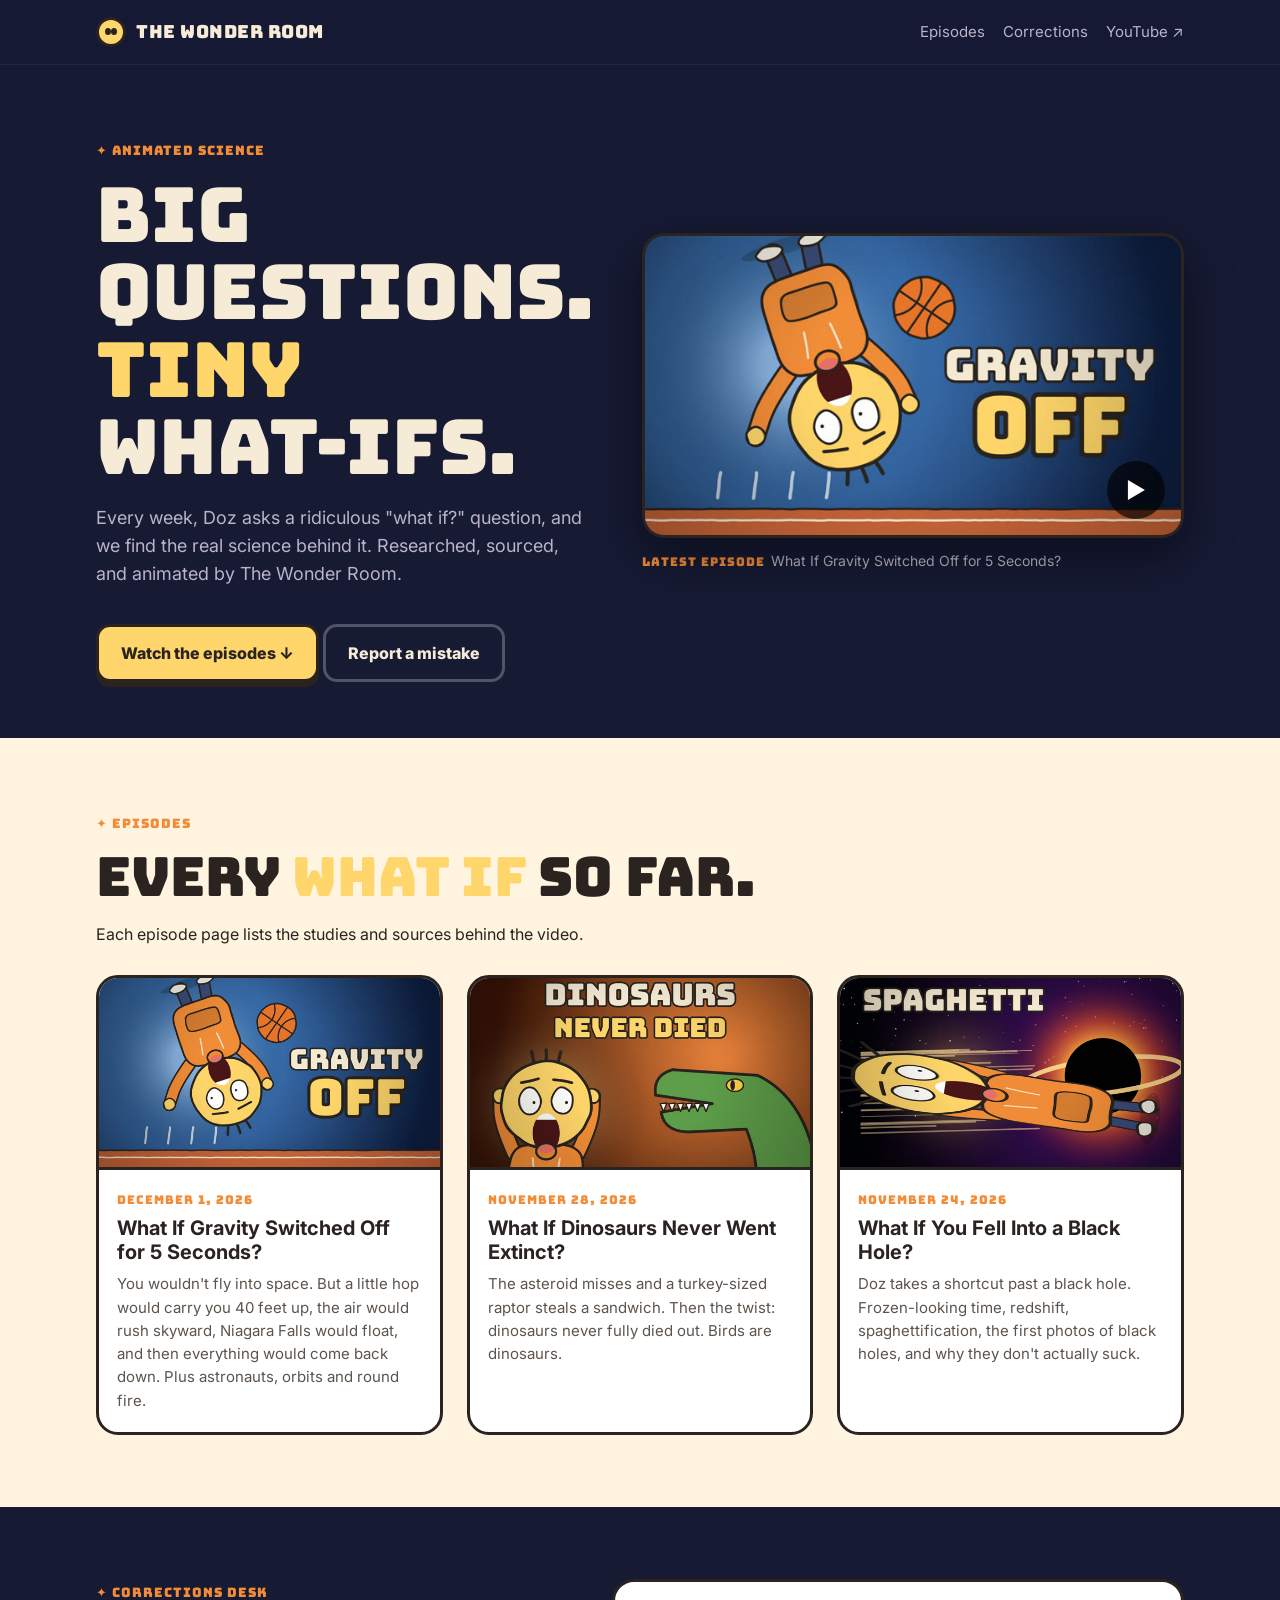
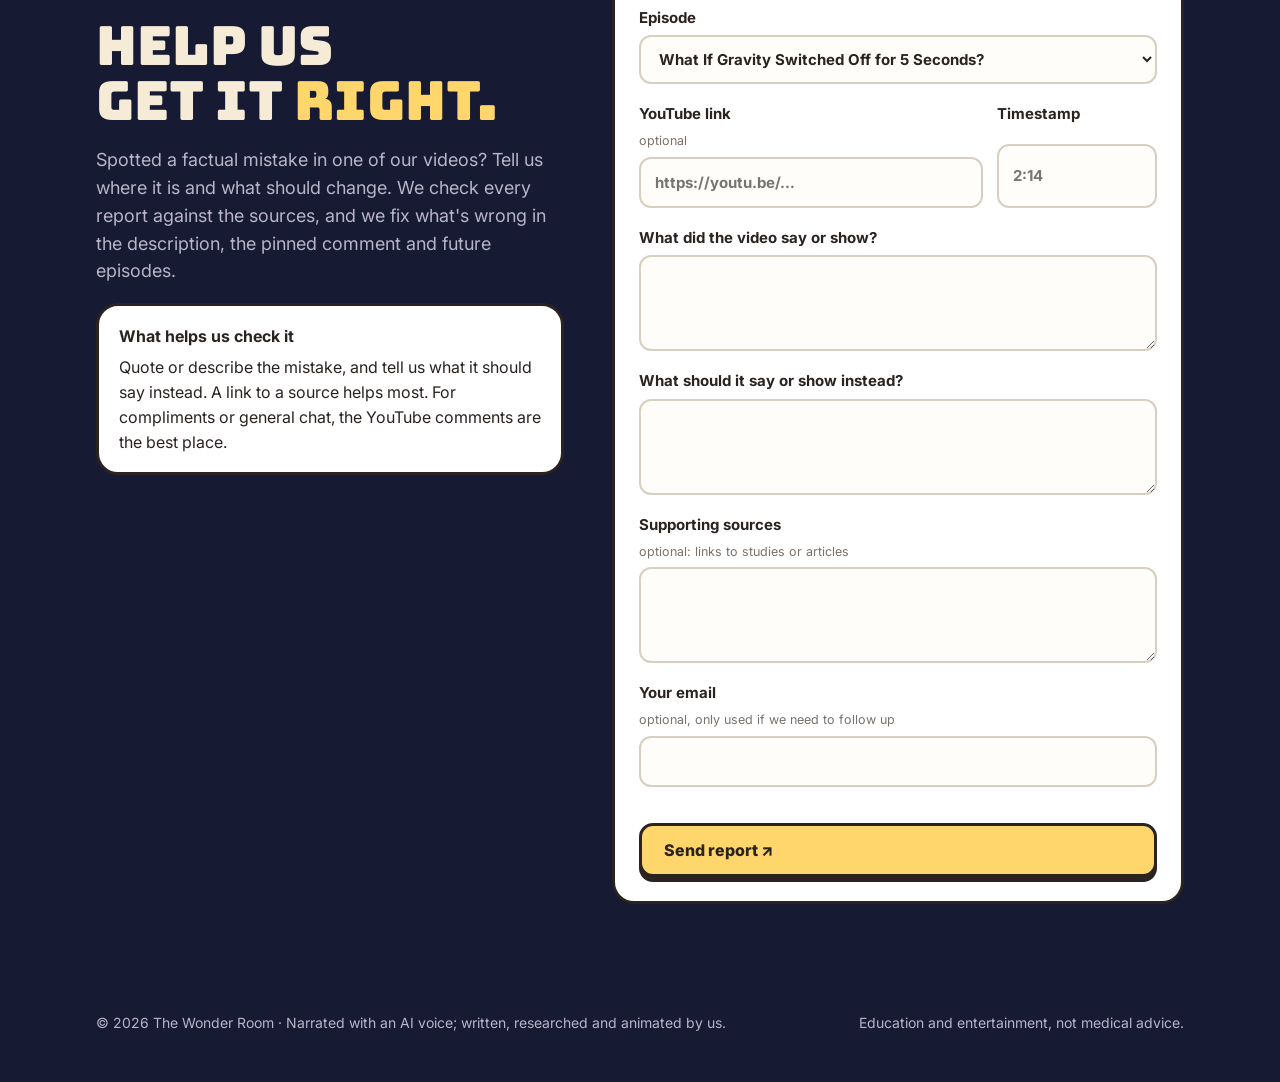
<file: index.html>
<!doctype html>
<html lang="en">
<head>
<meta charset="utf-8">
<meta name="viewport" content="width=device-width, initial-scale=1">
<title>The Wonder Room · Animated "What if?" science</title>
<meta name="description" content="The Wonder Room turns big &quot;what if?&quot; questions into short animated science stories, researched and sourced.">
<link rel="preconnect" href="https://fonts.googleapis.com">
<link rel="preconnect" href="https://fonts.gstatic.com" crossorigin>
<link href="https://fonts.googleapis.com/css2?family=Bungee&family=Inter:wght@400;700;800&display=swap" rel="stylesheet">
<link rel="stylesheet" href="style.css">
</head>
<body>
<header>
  <div class="wrap">
    <a class="logo" href="/"><span class="dot"></span>The Wonder Room</a>
    <nav>
      <a href="#episodes">Episodes</a>
      <a href="#corrections">Corrections</a>
      <a id="yt-link" href="#" target="_blank" rel="noopener">YouTube ↗</a>
    </nav>
  </div>
</header>

<main>
  <section class="hero">
    <div class="wrap">
      <div>
        <span class="kicker">✦ ANIMATED SCIENCE</span>
        <h1>Big questions.<br><em>Tiny</em> what&#8209;ifs.</h1>
        <p class="lede">Every week, Doz asks a ridiculous "what if?" question, and we find the real science behind it. Researched, sourced, and animated by The Wonder Room.</p>
        <a class="btn" href="#episodes">Watch the episodes ↓</a>
        <a class="btn ghost" href="#corrections">Report a mistake</a>
      </div>
      <div>
        <a class="feature" id="feature-link" href="#">
          <img id="feature-img" src="img/coming-soon.jpg" alt="">
          <span class="play">▶</span>
        </a>
        <p class="caption"><b>LATEST EPISODE</b><span id="feature-title"></span></p>
      </div>
    </div>
  </section>

  <section class="light" id="episodes">
    <div class="wrap">
      <span class="kicker">✦ EPISODES</span>
      <h2>Every <em>what if</em> so far.</h2>
      <p>Each episode page lists the studies and sources behind the video.</p>
      <div class="grid" id="episode-grid"></div>
    </div>
  </section>

  <section class="dark" id="corrections">
    <div class="wrap desk">
      <div>
        <span class="kicker">✦ CORRECTIONS DESK</span>
        <h2>Help us<br>get it <em>right.</em></h2>
        <p class="lede">Spotted a factual mistake in one of our videos? Tell us where it is and what should change. We check every report against the sources, and we fix what's wrong in the description, the pinned comment and future episodes.</p>
        <div class="note" style="color: var(--ink)">
          <h4>What helps us check it</h4>
          Quote or describe the mistake, and tell us what it should say instead. A link to a source helps most. For compliments or general chat, the YouTube comments are the best place.
        </div>
      </div>

      <form name="corrections" method="POST" action="/thanks.html" data-netlify="true" netlify-honeypot="bot-field">
        <input type="hidden" name="form-name" value="corrections">
        <p class="hidden"><label>Don't fill this in: <input name="bot-field"></label></p>
        <label>Episode
          <select name="episode" id="episode-select" required></select>
        </label>
        <div class="row">
          <label>YouTube link <small>optional</small>
            <input type="url" name="video_url" placeholder="https://youtu.be/…">
          </label>
          <label>Timestamp
            <input type="text" name="timestamp" placeholder="2:14" required>
          </label>
        </div>
        <label>What did the video say or show?
          <textarea name="said" required></textarea>
        </label>
        <label>What should it say or show instead?
          <textarea name="should_say" required></textarea>
        </label>
        <label>Supporting sources <small>optional: links to studies or articles</small>
          <textarea name="sources"></textarea>
        </label>
        <label>Your email <small>optional, only used if we need to follow up</small>
          <input type="email" name="email">
        </label>
        <button class="btn" type="submit">Send report ↗</button>
      </form>
    </div>
  </section>
</main>

<footer>
  <div class="wrap">
    <span>© <span id="year"></span> The Wonder Room · Narrated with an AI voice; written, researched and animated by us.</span>
    <span>Education and entertainment, not medical advice.</span>
  </div>
</footer>

<script src="episodes.js"></script>
<script>
  const CHANNEL = 'https://www.youtube.com/@WonderRoomScience'; // the YouTube channel
  document.getElementById('yt-link').href = CHANNEL;
  document.getElementById('year').textContent = new Date().getFullYear();
  // episodes that are out, newest first
  const eps = window.EPISODES.filter(window.isLive).sort((a, b) => b.released.localeCompare(a.released));
  const fmtDate = (d) => new Date(d + 'T20:00:00Z').toLocaleDateString('en-US', { month: 'long', day: 'numeric', year: 'numeric', timeZone: 'America/New_York' });
  // hero: the latest episode
  if (eps.length) {
    const latest = eps[0];
    document.getElementById('feature-img').src = latest.image;
    document.getElementById('feature-img').alt = latest.title;
    document.getElementById('feature-link').href = 'https://www.youtube.com/watch?v=' + latest.youtube;
    document.getElementById('feature-title').textContent = latest.title;
  } else {
    document.getElementById('feature-img').src = 'img/coming-soon.jpg';
    document.getElementById('feature-img').alt = 'The Wonder Room';
    document.getElementById('feature-link').href = CHANNEL;
    document.querySelector('.feature .play').textContent = '🔔';
    document.querySelector('.hero .caption').innerHTML = '<b>COMING SOON</b> The first episode is almost here. Subscribe on YouTube so you don\'t miss it.';
  }
  // the grid
  const grid = document.getElementById('episode-grid');
  for (const e of eps) {
    const a = document.createElement('a');
    a.className = 'card'; a.href = 'episodes/' + e.slug + '.html';
    a.innerHTML = '<img loading="lazy" alt=""><div class="body"><span class="num"></span><h3></h3><p></p></div>';
    a.querySelector('img').src = e.image;
    a.querySelector('.num').textContent = fmtDate(e.released).toUpperCase();
    a.querySelector('h3').textContent = e.title;
    a.querySelector('p').textContent = e.blurb;
    grid.appendChild(a);
  }
  if (!eps.length) {
    const soon = document.createElement('div');
    soon.className = 'soon'; soon.textContent = 'Episodes appear here as they come out.';
    grid.appendChild(soon);
  }
  // the form's episode list (pre-selects ?ep=slug)
  const sel = document.getElementById('episode-select');
  const want = new URLSearchParams(location.search).get('ep');
  for (const e of eps) { const o = new Option(e.title, e.title); if (e.slug === want) o.selected = true; sel.add(o); }
  sel.add(new Option('Other / not sure', 'other'));
</script>
</body>
</html>
</file>
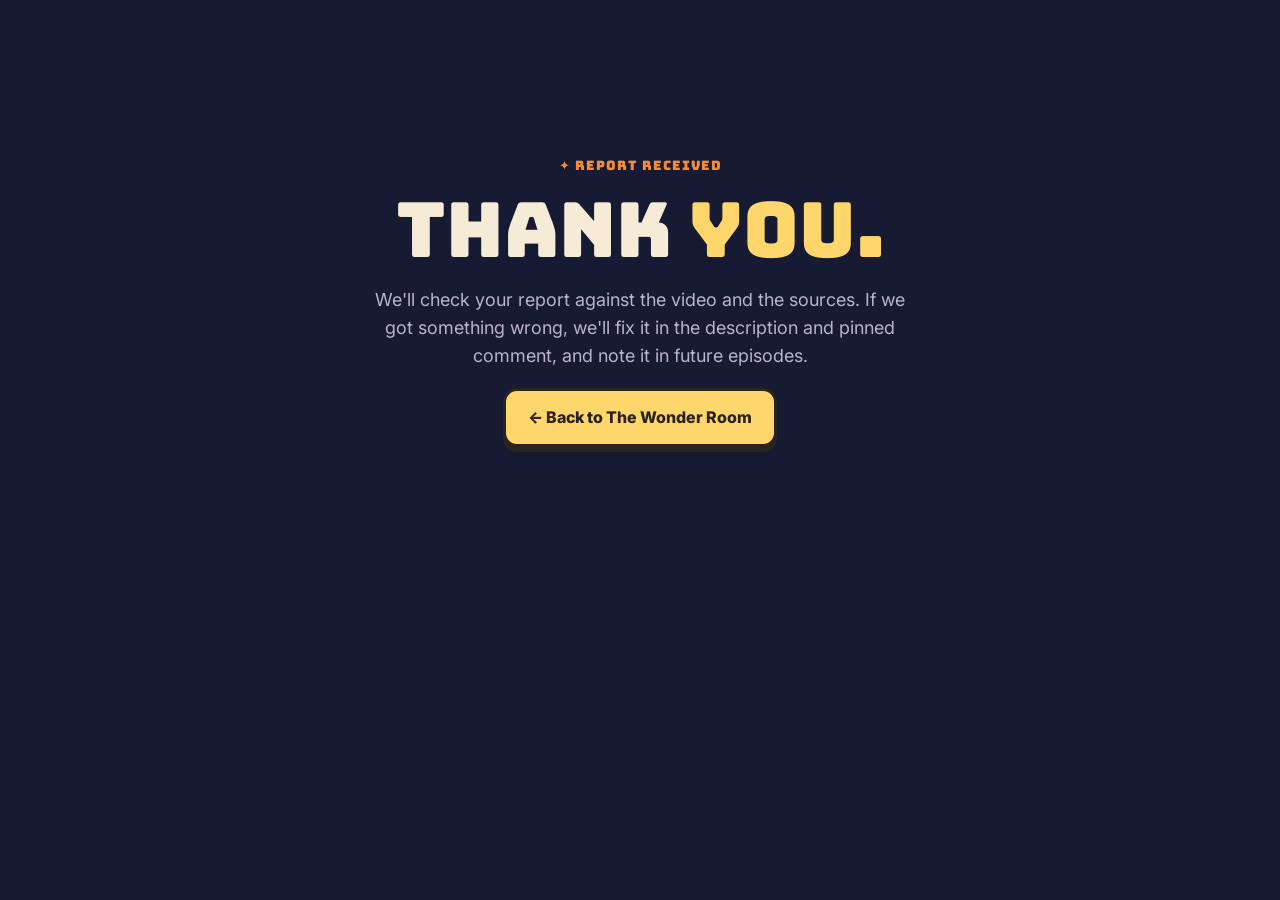
<file: thanks.html>
<!doctype html>
<html lang="en">
<head>
<meta charset="utf-8">
<meta name="viewport" content="width=device-width, initial-scale=1">
<title>Thanks · The Wonder Room</title>
<link href="https://fonts.googleapis.com/css2?family=Bungee&family=Inter:wght@400;700;800&display=swap" rel="stylesheet">
<link rel="stylesheet" href="style.css">
</head>
<body>
<main class="hero">
  <div class="wrap" style="display:block; text-align:center; padding: 80px 16px;">
    <span class="kicker">✦ REPORT RECEIVED</span>
    <h1>Thank <em>you.</em></h1>
    <p class="lede" style="margin: 0 auto;">We'll check your report against the video and the sources. If we got something wrong, we'll fix it in the description and pinned comment, and note it in future episodes.</p>
    <a class="btn" href="index.html">← Back to The Wonder Room</a>
  </div>
</main>
</body>
</html>
</file>
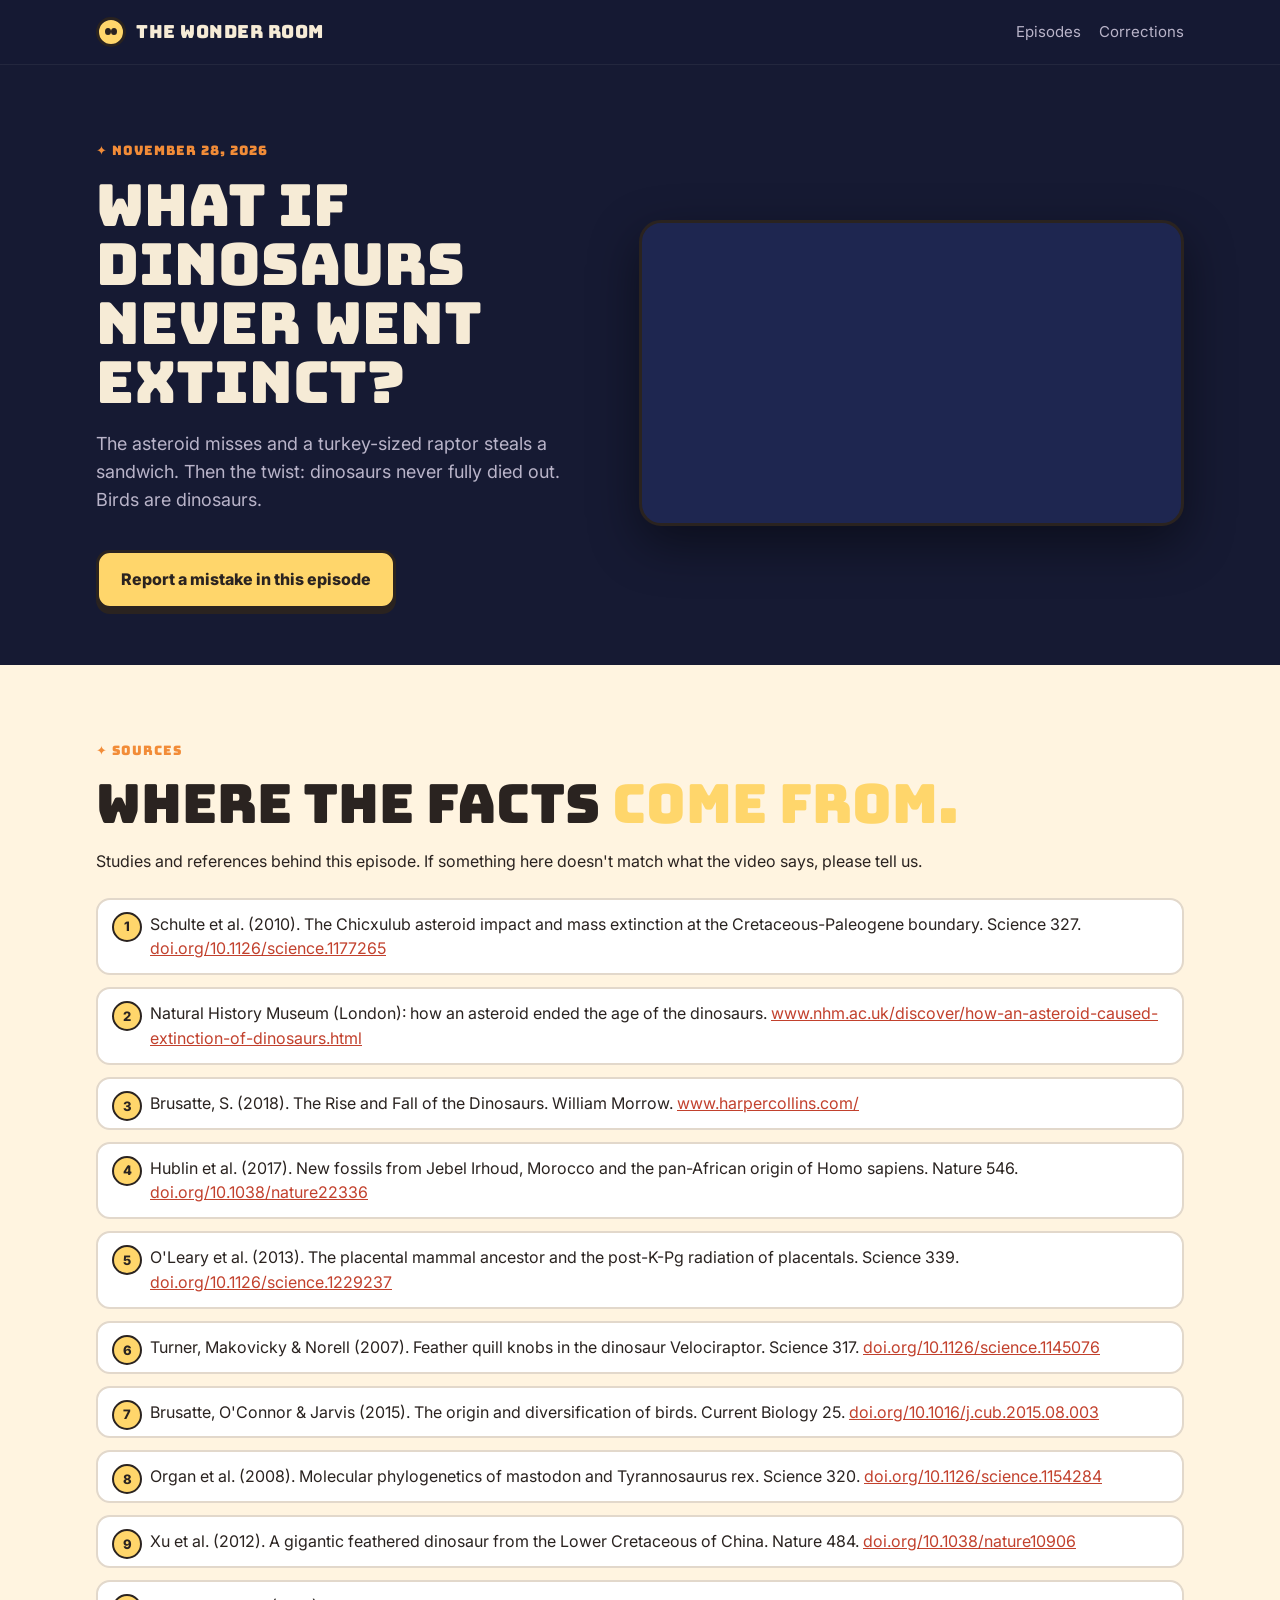
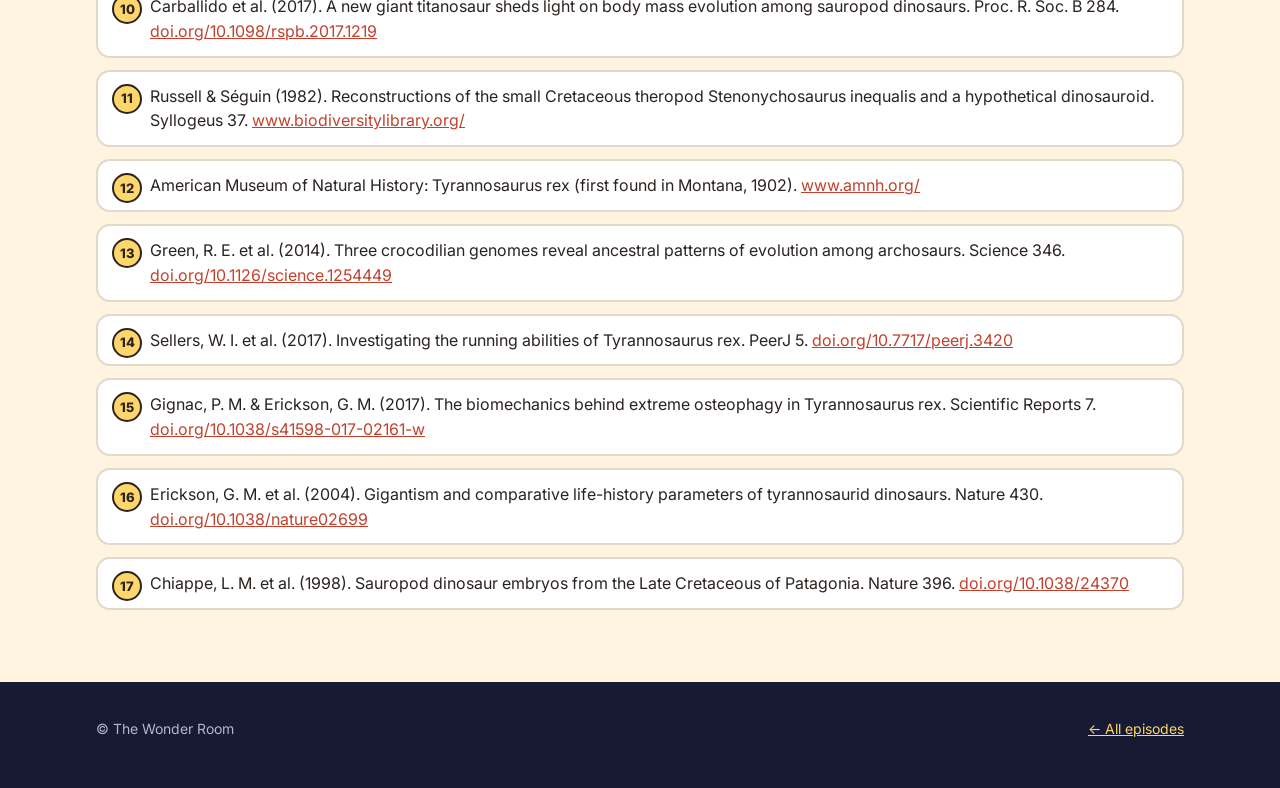
<file: episodes/dinosaurs-never-extinct.html>
<!doctype html>
<html lang="en">
<head>
<meta charset="utf-8">
<meta name="viewport" content="width=device-width, initial-scale=1">
<title>Episode · The Wonder Room</title>
<link rel="preconnect" href="https://fonts.googleapis.com">
<link rel="preconnect" href="https://fonts.gstatic.com" crossorigin>
<link href="https://fonts.googleapis.com/css2?family=Bungee&family=Inter:wght@400;700;800&display=swap" rel="stylesheet">
<link rel="stylesheet" href="../style.css">
</head>
<body data-slug="dinosaurs-never-extinct">
<header>
  <div class="wrap">
    <a class="logo" href="../index.html"><span class="dot"></span>The Wonder Room</a>
    <nav>
      <a href="../index.html#episodes">Episodes</a>
      <a href="../index.html#corrections">Corrections</a>
    </nav>
  </div>
</header>
<main>
  <section class="hero">
    <div class="wrap">
      <div>
        <span class="kicker" id="num"></span>
        <h1 id="title" style="font-size: clamp(34px, 5vw, 58px)"></h1>
        <p class="lede" id="blurb"></p>
        <a class="btn" id="report" href="#">Report a mistake in this episode</a>
      </div>
      <div class="feature" id="player"></div>
    </div>
  </section>
  <section class="light">
    <div class="wrap">
      <span class="kicker">✦ SOURCES</span>
      <h2>Where the facts <em>come from.</em></h2>
      <p>Studies and references behind this episode. If something here doesn't match what the video says, please tell us.</p>
      <ol class="sources" id="sources"></ol>
    </div>
  </section>
</main>
<footer><div class="wrap"><span>© The Wonder Room</span><a href="../index.html">← All episodes</a></div></footer>
<script src="../episodes.js"></script>
<script src="../episode.js"></script>
</body>
</html>
</file>
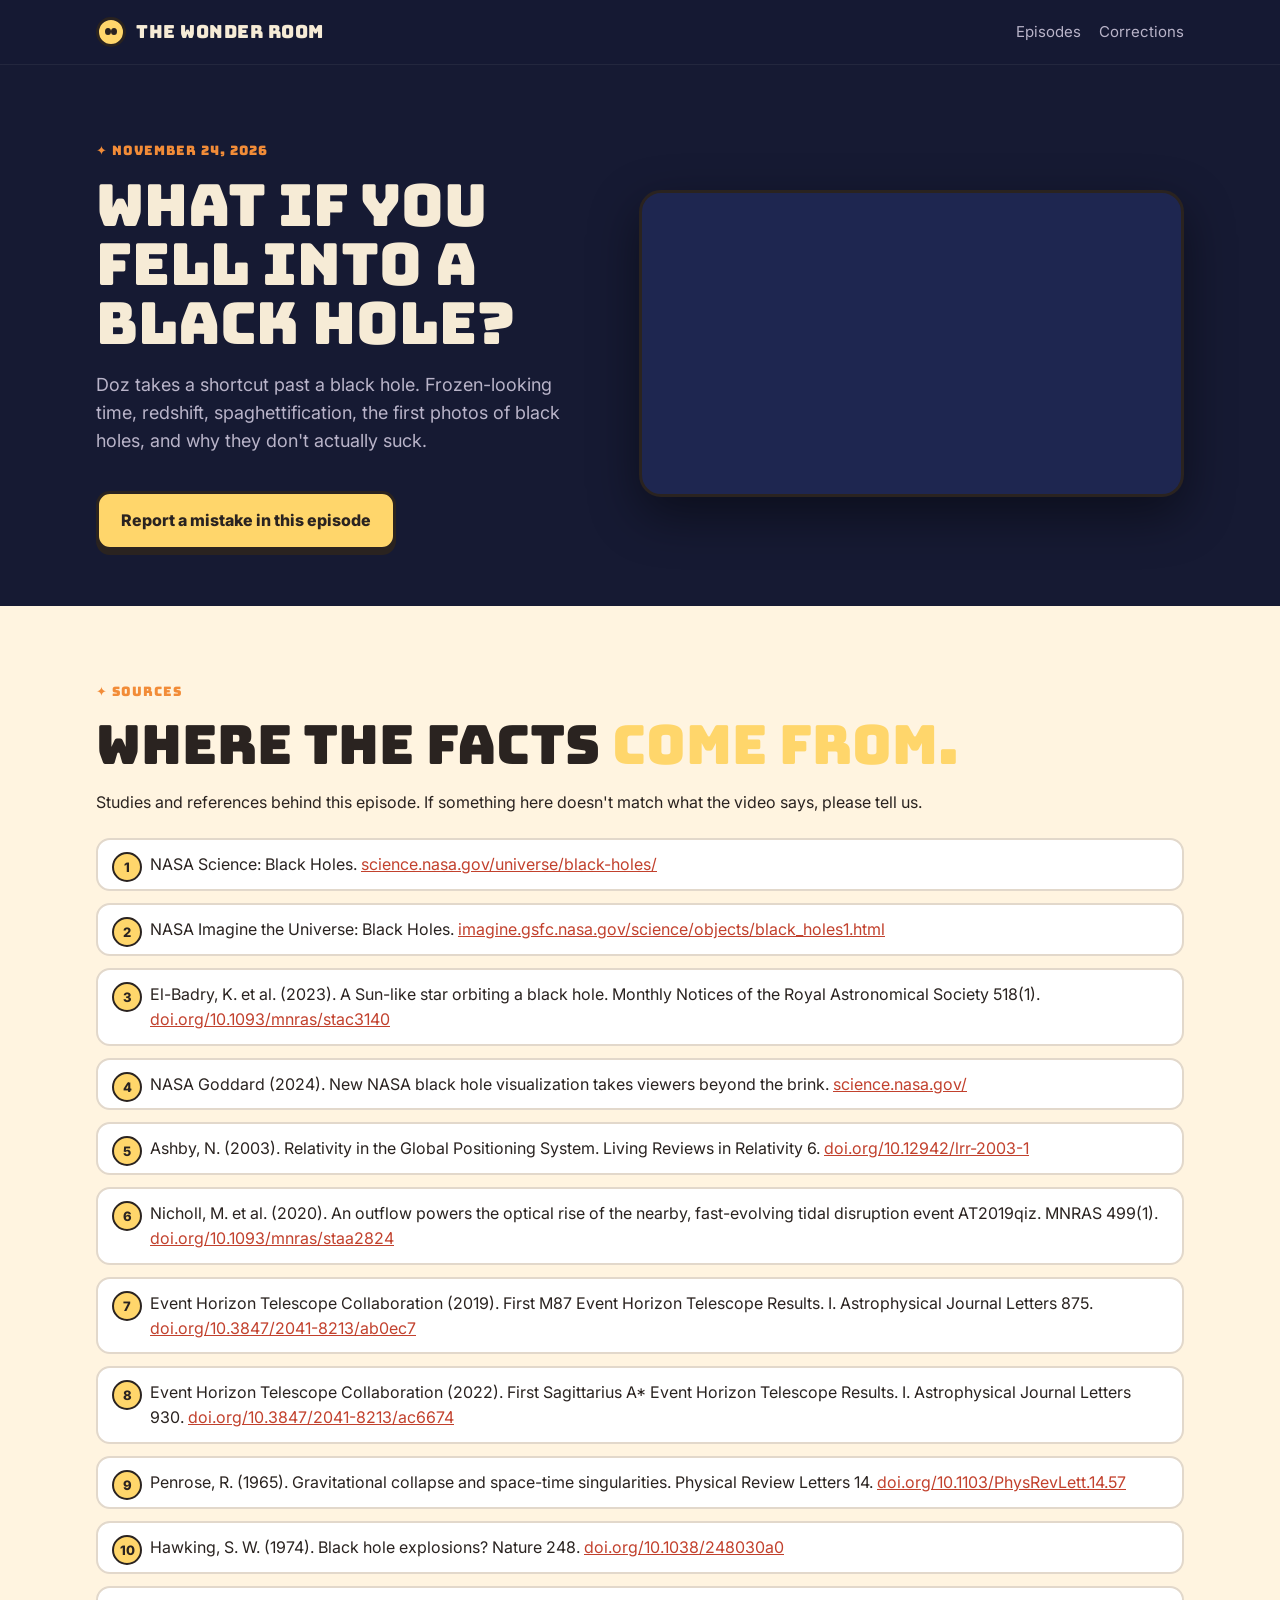
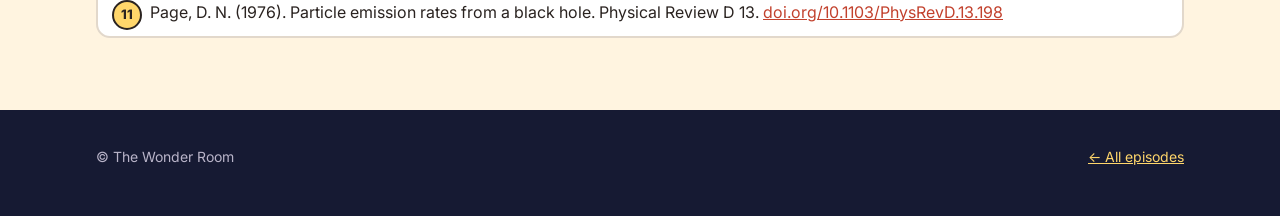
<file: episodes/fell-into-black-hole.html>
<!doctype html>
<html lang="en">
<head>
<meta charset="utf-8">
<meta name="viewport" content="width=device-width, initial-scale=1">
<title>Episode · The Wonder Room</title>
<link rel="preconnect" href="https://fonts.googleapis.com">
<link rel="preconnect" href="https://fonts.gstatic.com" crossorigin>
<link href="https://fonts.googleapis.com/css2?family=Bungee&family=Inter:wght@400;700;800&display=swap" rel="stylesheet">
<link rel="stylesheet" href="../style.css">
</head>
<body data-slug="fell-into-black-hole">
<header>
  <div class="wrap">
    <a class="logo" href="../index.html"><span class="dot"></span>The Wonder Room</a>
    <nav>
      <a href="../index.html#episodes">Episodes</a>
      <a href="../index.html#corrections">Corrections</a>
    </nav>
  </div>
</header>
<main>
  <section class="hero">
    <div class="wrap">
      <div>
        <span class="kicker" id="num"></span>
        <h1 id="title" style="font-size: clamp(34px, 5vw, 58px)"></h1>
        <p class="lede" id="blurb"></p>
        <a class="btn" id="report" href="#">Report a mistake in this episode</a>
      </div>
      <div class="feature" id="player"></div>
    </div>
  </section>
  <section class="light">
    <div class="wrap">
      <span class="kicker">✦ SOURCES</span>
      <h2>Where the facts <em>come from.</em></h2>
      <p>Studies and references behind this episode. If something here doesn't match what the video says, please tell us.</p>
      <ol class="sources" id="sources"></ol>
    </div>
  </section>
</main>
<footer><div class="wrap"><span>© The Wonder Room</span><a href="../index.html">← All episodes</a></div></footer>
<script src="../episodes.js"></script>
<script src="../episode.js"></script>
</body>
</html>
</file>
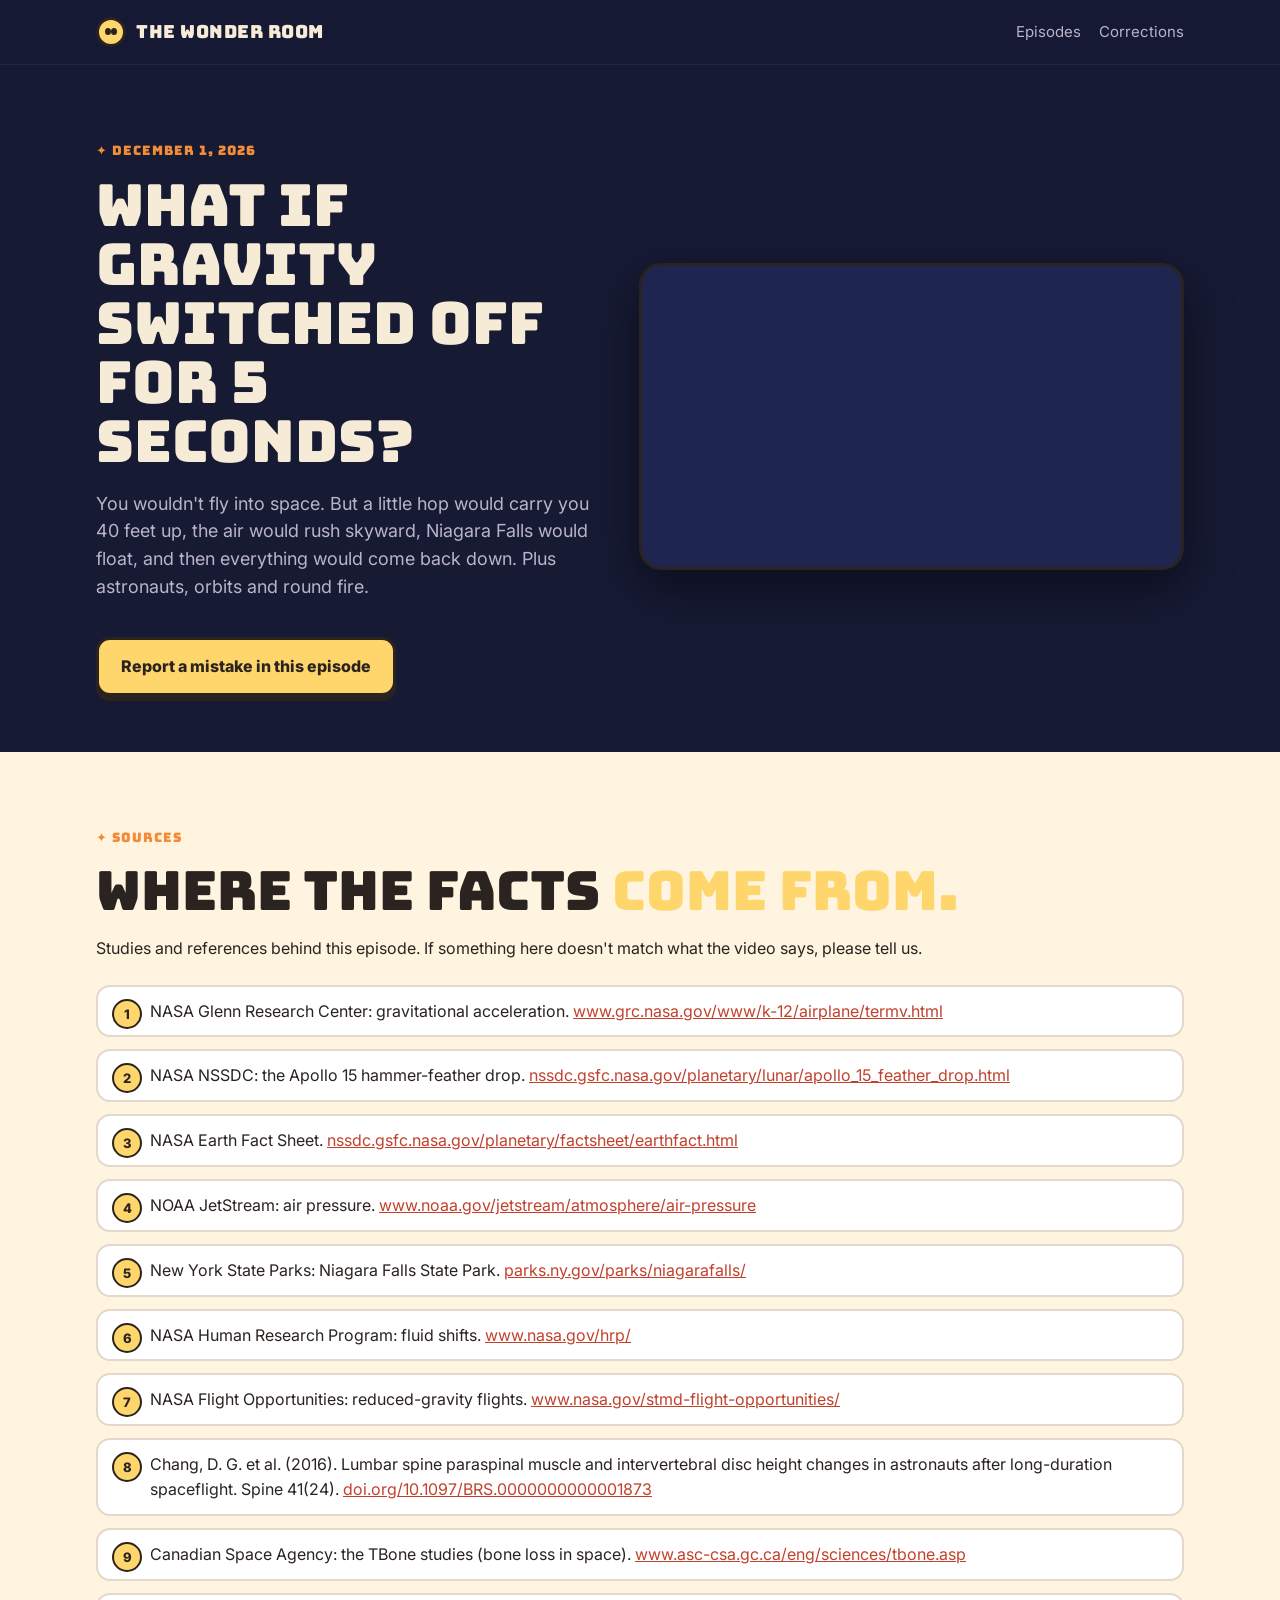
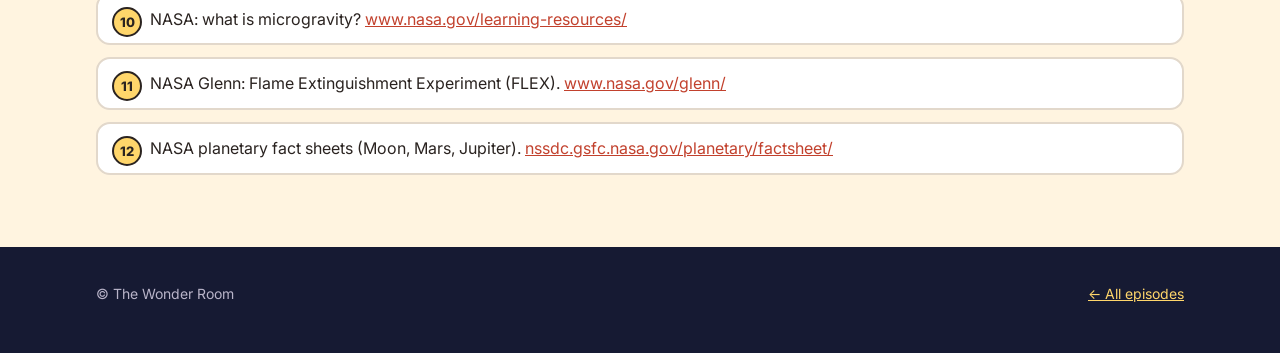
<file: episodes/gravity-switched-off.html>
<!doctype html>
<html lang="en">
<head>
<meta charset="utf-8">
<meta name="viewport" content="width=device-width, initial-scale=1">
<title>Episode · The Wonder Room</title>
<link rel="preconnect" href="https://fonts.googleapis.com">
<link rel="preconnect" href="https://fonts.gstatic.com" crossorigin>
<link href="https://fonts.googleapis.com/css2?family=Bungee&family=Inter:wght@400;700;800&display=swap" rel="stylesheet">
<link rel="stylesheet" href="../style.css">
</head>
<body data-slug="gravity-switched-off">
<header>
  <div class="wrap">
    <a class="logo" href="../index.html"><span class="dot"></span>The Wonder Room</a>
    <nav>
      <a href="../index.html#episodes">Episodes</a>
      <a href="../index.html#corrections">Corrections</a>
    </nav>
  </div>
</header>
<main>
  <section class="hero">
    <div class="wrap">
      <div>
        <span class="kicker" id="num"></span>
        <h1 id="title" style="font-size: clamp(34px, 5vw, 58px)"></h1>
        <p class="lede" id="blurb"></p>
        <a class="btn" id="report" href="#">Report a mistake in this episode</a>
      </div>
      <div class="feature" id="player"></div>
    </div>
  </section>
  <section class="light">
    <div class="wrap">
      <span class="kicker">✦ SOURCES</span>
      <h2>Where the facts <em>come from.</em></h2>
      <p>Studies and references behind this episode. If something here doesn't match what the video says, please tell us.</p>
      <ol class="sources" id="sources"></ol>
    </div>
  </section>
</main>
<footer><div class="wrap"><span>© The Wonder Room</span><a href="../index.html">← All episodes</a></div></footer>
<script src="../episodes.js"></script>
<script src="../episode.js"></script>
</body>
</html>
</file>
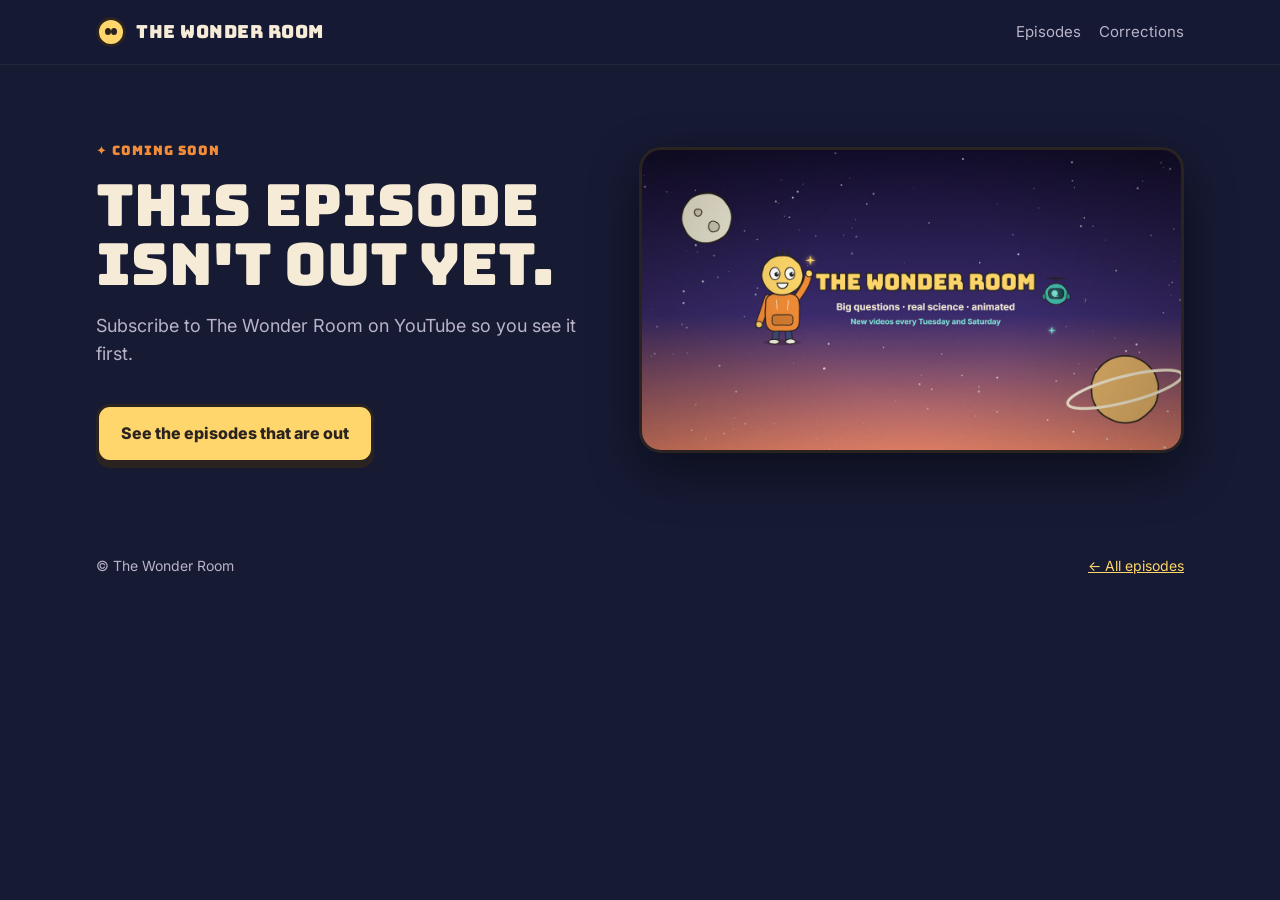
<file: episodes/moon-disappeared.html>
<!doctype html>
<html lang="en">
<head>
<meta charset="utf-8">
<meta name="viewport" content="width=device-width, initial-scale=1">
<title>Episode · The Wonder Room</title>
<link rel="preconnect" href="https://fonts.googleapis.com">
<link rel="preconnect" href="https://fonts.gstatic.com" crossorigin>
<link href="https://fonts.googleapis.com/css2?family=Bungee&family=Inter:wght@400;700;800&display=swap" rel="stylesheet">
<link rel="stylesheet" href="../style.css">
</head>
<body data-slug="moon-disappeared">
<header>
  <div class="wrap">
    <a class="logo" href="../index.html"><span class="dot"></span>The Wonder Room</a>
    <nav>
      <a href="../index.html#episodes">Episodes</a>
      <a href="../index.html#corrections">Corrections</a>
    </nav>
  </div>
</header>
<main>
  <section class="hero">
    <div class="wrap">
      <div>
        <span class="kicker" id="num"></span>
        <h1 id="title" style="font-size: clamp(34px, 5vw, 58px)"></h1>
        <p class="lede" id="blurb"></p>
        <a class="btn" id="report" href="#">Report a mistake in this episode</a>
      </div>
      <div class="feature" id="player"></div>
    </div>
  </section>
  <section class="light">
    <div class="wrap">
      <span class="kicker">✦ SOURCES</span>
      <h2>Where the facts <em>come from.</em></h2>
      <p>Studies and references behind this episode. If something here doesn't match what the video says, please tell us.</p>
      <ol class="sources" id="sources"></ol>
    </div>
  </section>
</main>
<footer><div class="wrap"><span>© The Wonder Room</span><a href="../index.html">← All episodes</a></div></footer>
<script src="../episodes.js"></script>
<script src="../episode.js"></script>
</body>
</html>
</file>
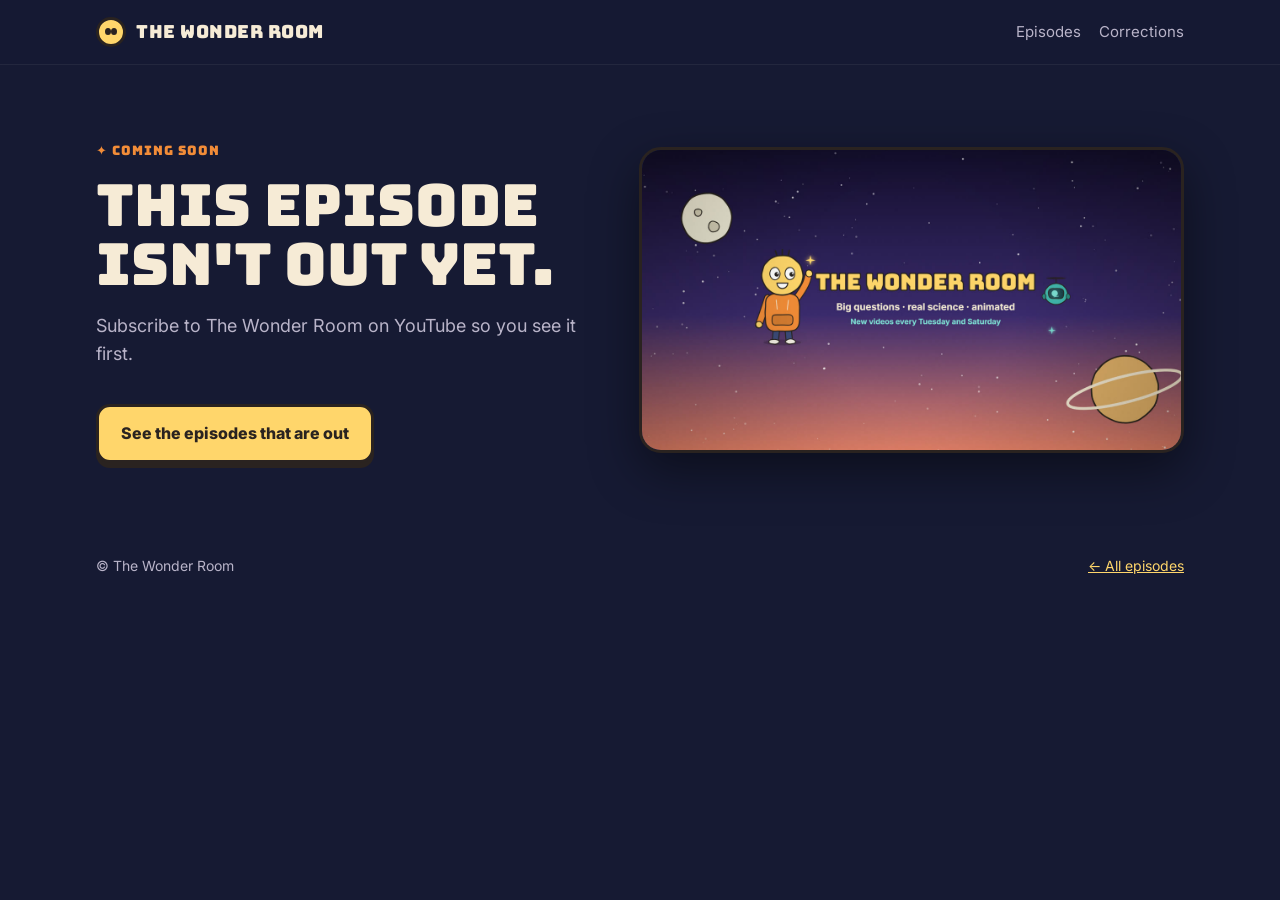
<file: episodes/sun-turned-off.html>
<!doctype html>
<html lang="en">
<head>
<meta charset="utf-8">
<meta name="viewport" content="width=device-width, initial-scale=1">
<title>Episode · The Wonder Room</title>
<link rel="preconnect" href="https://fonts.googleapis.com">
<link rel="preconnect" href="https://fonts.gstatic.com" crossorigin>
<link href="https://fonts.googleapis.com/css2?family=Bungee&family=Inter:wght@400;700;800&display=swap" rel="stylesheet">
<link rel="stylesheet" href="../style.css">
</head>
<body data-slug="sun-turned-off">
<header>
  <div class="wrap">
    <a class="logo" href="../index.html"><span class="dot"></span>The Wonder Room</a>
    <nav>
      <a href="../index.html#episodes">Episodes</a>
      <a href="../index.html#corrections">Corrections</a>
    </nav>
  </div>
</header>
<main>
  <section class="hero">
    <div class="wrap">
      <div>
        <span class="kicker" id="num"></span>
        <h1 id="title" style="font-size: clamp(34px, 5vw, 58px)"></h1>
        <p class="lede" id="blurb"></p>
        <a class="btn" id="report" href="#">Report a mistake in this episode</a>
      </div>
      <div class="feature" id="player"></div>
    </div>
  </section>
  <section class="light">
    <div class="wrap">
      <span class="kicker">✦ SOURCES</span>
      <h2>Where the facts <em>come from.</em></h2>
      <p>Studies and references behind this episode. If something here doesn't match what the video says, please tell us.</p>
      <ol class="sources" id="sources"></ol>
    </div>
  </section>
</main>
<footer><div class="wrap"><span>© The Wonder Room</span><a href="../index.html">← All episodes</a></div></footer>
<script src="../episodes.js"></script>
<script src="../episode.js"></script>
</body>
</html>
</file>
<file: style.css>
:root {
  --bg: #161a33;
  --bg2: #1e2650;
  --paper: #fff4e0;
  --ink: #2a2320;
  --cream: #f6ebd6;
  --sun: #ffd66b;
  --orange: #f28c38;
  --red: #c2412d;
  --muted: #b9b4c9;
  --radius: 22px;
}
* { box-sizing: border-box; }
html { scroll-behavior: smooth; }
body {
  margin: 0;
  font-family: Inter, system-ui, sans-serif;
  background: var(--bg);
  color: var(--cream);
  line-height: 1.55;
}
a { color: var(--sun); }
.wrap { max-width: 1120px; margin: 0 auto; padding: 0 16px; }

/* header */
header { position: sticky; top: 0; z-index: 10; background: rgba(22,26,51,0.92); backdrop-filter: blur(8px); border-bottom: 1px solid rgba(255,255,255,0.06); }
header .wrap { display: flex; align-items: center; justify-content: space-between; height: 64px; }
.logo { display: flex; align-items: center; gap: 10px; color: var(--cream); text-decoration: none; font-family: Bungee, sans-serif; font-size: 18px; letter-spacing: 0.5px; }
.logo .dot { width: 30px; height: 30px; border-radius: 50%; background: var(--sun); border: 3px solid var(--ink); position: relative; }
.logo .dot::before, .logo .dot::after { content: ''; position: absolute; top: 8px; width: 6px; height: 7px; border-radius: 50%; background: var(--ink); }
.logo .dot::before { left: 6px; } .logo .dot::after { right: 6px; }
nav { display: flex; gap: 18px; font-size: 15px; }
nav a { color: var(--muted); text-decoration: none; }
nav a:hover { color: var(--cream); }

/* hero */
.hero { padding: 72px 0 56px; }
.hero .wrap { display: grid; grid-template-columns: 1fr 1.1fr; gap: 48px; align-items: center; }
.kicker { display: inline-flex; gap: 8px; align-items: center; font-family: Bungee, sans-serif; font-size: 13px; letter-spacing: 1px; color: var(--orange); }
h1, h2 { font-family: Bungee, sans-serif; font-weight: 400; line-height: 1.02; margin: 14px 0 18px; }
h1 { font-size: clamp(42px, 6vw, 76px); }
h1 em, h2 em { font-style: normal; color: var(--sun); }
h2 { font-size: clamp(32px, 4.5vw, 54px); }
.lede { font-size: 18px; color: var(--muted); max-width: 30em; }
.btn { display: inline-flex; align-items: center; gap: 10px; margin-top: 18px; padding: 14px 22px; border-radius: 14px; background: var(--sun); color: var(--ink); font-weight: 800; text-decoration: none; border: 3px solid var(--ink); box-shadow: 0 5px 0 var(--ink); transition: transform .1s, box-shadow .1s; cursor: pointer; font-size: 16px; font-family: inherit; }
.btn:hover { transform: translateY(2px); box-shadow: 0 3px 0 var(--ink); }
.btn.ghost { background: transparent; color: var(--cream); border-color: rgba(255,255,255,0.25); box-shadow: none; }
.feature { display: block; position: relative; border-radius: var(--radius); overflow: hidden; border: 3px solid var(--ink); box-shadow: 0 18px 50px rgba(0,0,0,0.45); aspect-ratio: 16 / 9; background: var(--bg2); }
.feature img, .feature iframe { width: 100%; height: 100%; object-fit: cover; display: block; border: 0; }
.feature .play { position: absolute; right: 16px; bottom: 16px; width: 58px; height: 58px; border-radius: 50%; background: rgba(0,0,0,0.65); display: grid; place-items: center; color: #fff; font-size: 22px; }
.caption { margin-top: 12px; font-size: 14px; color: var(--muted); }
.caption b { color: var(--orange); font-family: Bungee, sans-serif; font-weight: 400; font-size: 12px; letter-spacing: 1px; margin-right: 6px; }

/* sections */
section.light { background: var(--paper); color: var(--ink); padding: 72px 0; }
section.dark { padding: 72px 0; }
.grid { display: grid; grid-template-columns: repeat(auto-fill, minmax(300px, 1fr)); gap: 24px; margin-top: 28px; }
.card { background: #fff; border: 3px solid var(--ink); border-radius: var(--radius); overflow: hidden; color: var(--ink); text-decoration: none; display: flex; flex-direction: column; transition: transform .15s; }
.card:hover { transform: translateY(-4px); }
.card img { width: 100%; aspect-ratio: 16 / 9; object-fit: cover; display: block; border-bottom: 3px solid var(--ink); }
.card .body { padding: 16px 18px 20px; }
.card .num { font-family: Bungee, sans-serif; font-size: 12px; color: var(--orange); letter-spacing: 1px; }
.card h3 { margin: 6px 0 8px; font-size: 20px; line-height: 1.2; }
.card p { margin: 0; font-size: 15px; color: #5c544d; }
.soon { display: grid; place-items: center; min-height: 220px; border: 3px dashed rgba(42,35,32,0.3); border-radius: var(--radius); color: #7a716a; font-family: Bungee, sans-serif; font-size: 15px; text-align: center; padding: 24px; }

/* corrections form */
.desk { display: grid; grid-template-columns: 0.9fr 1.1fr; gap: 48px; align-items: start; }
.desk .note { background: #fff; border: 3px solid var(--ink); border-radius: var(--radius); padding: 18px 20px; margin-top: 18px; }
.desk .note h4 { margin: 0 0 6px; }
form { background: #fff; color: var(--ink); border: 3px solid var(--ink); border-radius: var(--radius); padding: 24px; display: grid; gap: 18px; }
section[id] { scroll-margin-top: 64px; }
.row { display: grid; grid-template-columns: 1fr 160px; gap: 14px; }
label { display: grid; gap: 6px; font-weight: 700; font-size: 15px; min-width: 0; }
input, textarea, select { width: 100%; min-width: 0; }
label small { font-weight: 400; color: #7a716a; }
input, textarea, select { font: inherit; padding: 12px 14px; border-radius: 12px; border: 2px solid #d8cfc3; background: #fffdf9; color: var(--ink); }
input:focus, textarea:focus, select:focus { outline: none; border-color: var(--orange); }
textarea { min-height: 96px; resize: vertical; }
.hidden { display: none; }

/* episode page */
.sources { counter-reset: s; list-style: none; padding: 0; margin: 24px 0 0; display: grid; gap: 12px; }
.sources li { counter-increment: s; background: #fff; border: 2px solid #e2d8cb; border-radius: 14px; padding: 12px 16px 12px 52px; position: relative; color: var(--ink); }
.sources li::before { content: counter(s); position: absolute; left: 14px; top: 12px; width: 26px; height: 26px; border-radius: 50%; background: var(--sun); border: 2px solid var(--ink); display: grid; place-items: center; font-weight: 800; font-size: 13px; }
.sources a { color: var(--red); word-break: break-word; }

footer { padding: 36px 0 48px; color: var(--muted); font-size: 14px; }
footer .wrap { display: flex; justify-content: space-between; gap: 16px; flex-wrap: wrap; }

@media (max-width: 820px) {
  .hero .wrap, .desk { grid-template-columns: 1fr; }
  .hero { padding-top: 40px; }
  nav { gap: 12px; font-size: 14px; }
  .row { grid-template-columns: 1fr; }
}
/* phones */
@media (max-width: 600px) {
  header .wrap { height: auto; flex-direction: column; gap: 6px; padding-top: 10px; padding-bottom: 10px; }
  .logo { font-size: 16px; white-space: nowrap; }
  nav { gap: 22px; font-size: 14px; }
  nav a { white-space: nowrap; }
  section[id] { scroll-margin-top: 92px; }
  section.light, section.dark { padding: 48px 0; }
  .hero { padding: 32px 0 40px; }
  .lede { font-size: 17px; }
  .grid { grid-template-columns: 1fr; gap: 18px; }
  form { padding: 18px; }
}
</file>
